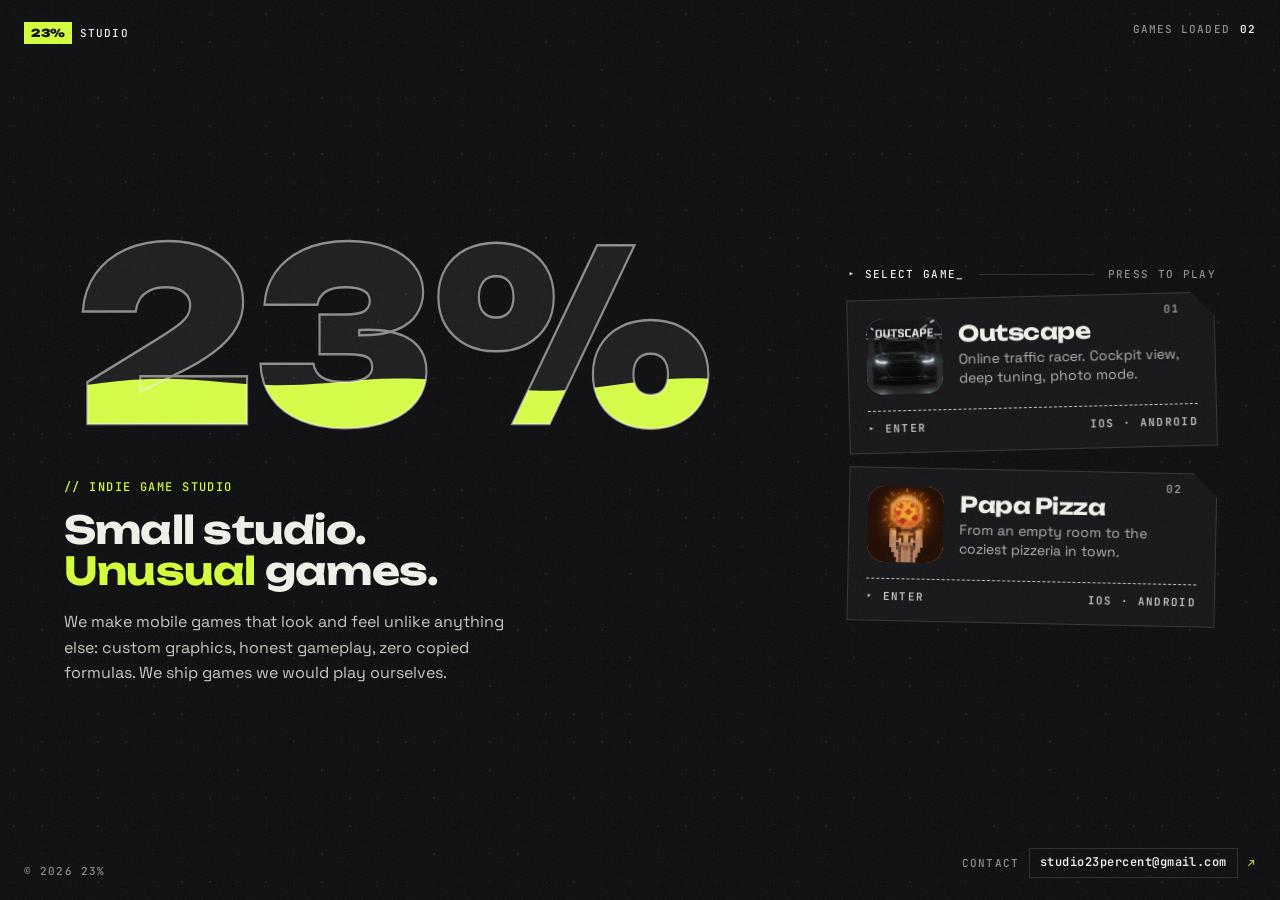
<file: index.html>
<!doctype html>
<html lang="en">
<head>
  <meta charset="utf-8">
  <meta name="viewport" content="width=device-width, initial-scale=1">
  <title>23% — indie game studio</title>
  <meta name="description" content="23% is a tiny indie game studio chasing unusual graphics and mechanics. Games: Outscape, Papa Pizza.">
  <meta name="theme-color" content="#0c0c0e">
  <meta property="og:title" content="23% — indie game studio">
  <meta property="og:description" content="Small studio. Unusual games. 23% is a small indie game studio looking for unusual solutions in graphics and gameplay.">
  <meta property="og:type" content="website">
  <link rel="icon" href="assets/img/favicon.svg" type="image/svg+xml">
  <link rel="preconnect" href="https://fonts.googleapis.com">
  <link rel="preconnect" href="https://fonts.gstatic.com" crossorigin>
  <link href="https://fonts.googleapis.com/css2?family=JetBrains+Mono:wght@500;600&family=Space+Grotesk:wght@400;500;600&family=Unbounded:wght@600;700;900&display=swap" rel="stylesheet">
  <link rel="stylesheet" href="assets/css/style.css">
  <script src="assets/js/games.js"></script>
  <script src="assets/js/common.js"></script>
</head>
<body class="home-page" data-root="">
  <div class="wipe is-intro" aria-hidden="true"></div>
  <canvas class="dots" id="dots" aria-hidden="true"></canvas>

  <div class="hud hud--tl"><span class="logo"><b>23%</b> studio</span></div>
  <div class="hud hud--tr"><span>Games loaded</span><b id="count">02</b></div>
  <div class="hud hud--bl">
    <span>© <span class="year">2026</span> 23%</span>
  </div>
  <div class="hud hud--br">
    <a class="mail" href="mailto:studio23percent@gmail.com"><span>Contact</span><b>studio23percent@gmail.com</b><i aria-hidden="true">↗</i></a>
  </div>

  <main class="stage" id="stage">
    <h1 class="sr-only">23% — indie game studio</h1>

    <svg class="mark" id="mark" viewBox="0 0 1000 360" role="img" aria-label="23%">
      <defs>
        <clipPath id="liquid"><path id="wave" d="M0 360H1000V360H0Z"/></clipPath>
      </defs>
      <text class="mark-fill" x="20" y="330" textLength="960" lengthAdjust="spacingAndGlyphs" clip-path="url(#liquid)">23%</text>
      <text class="mark-outline" x="20" y="330" textLength="960" lengthAdjust="spacingAndGlyphs">23%</text>
    </svg>

    <div class="intro">
      <p class="eyebrow">// indie game studio</p>
      <p class="statement">Small studio.<br><span class="hl">Unusual</span> games.</p>
      <p class="lede">We make mobile games that look and feel unlike anything else: custom graphics, honest gameplay, zero copied formulas. We ship games we would play ourselves.</p>
    </div>

    <section class="select" aria-labelledby="selectTitle">
      <div class="select-head">
        <span id="selectTitle">▸ Select game<span class="blink">_</span></span>
        <span class="rule"></span>
        <span>Press to play</span>
      </div>
      <div class="carts" id="carts"></div>
    </section>
  </main>

  <script src="assets/js/main.js"></script>
</body>
</html>
</file>
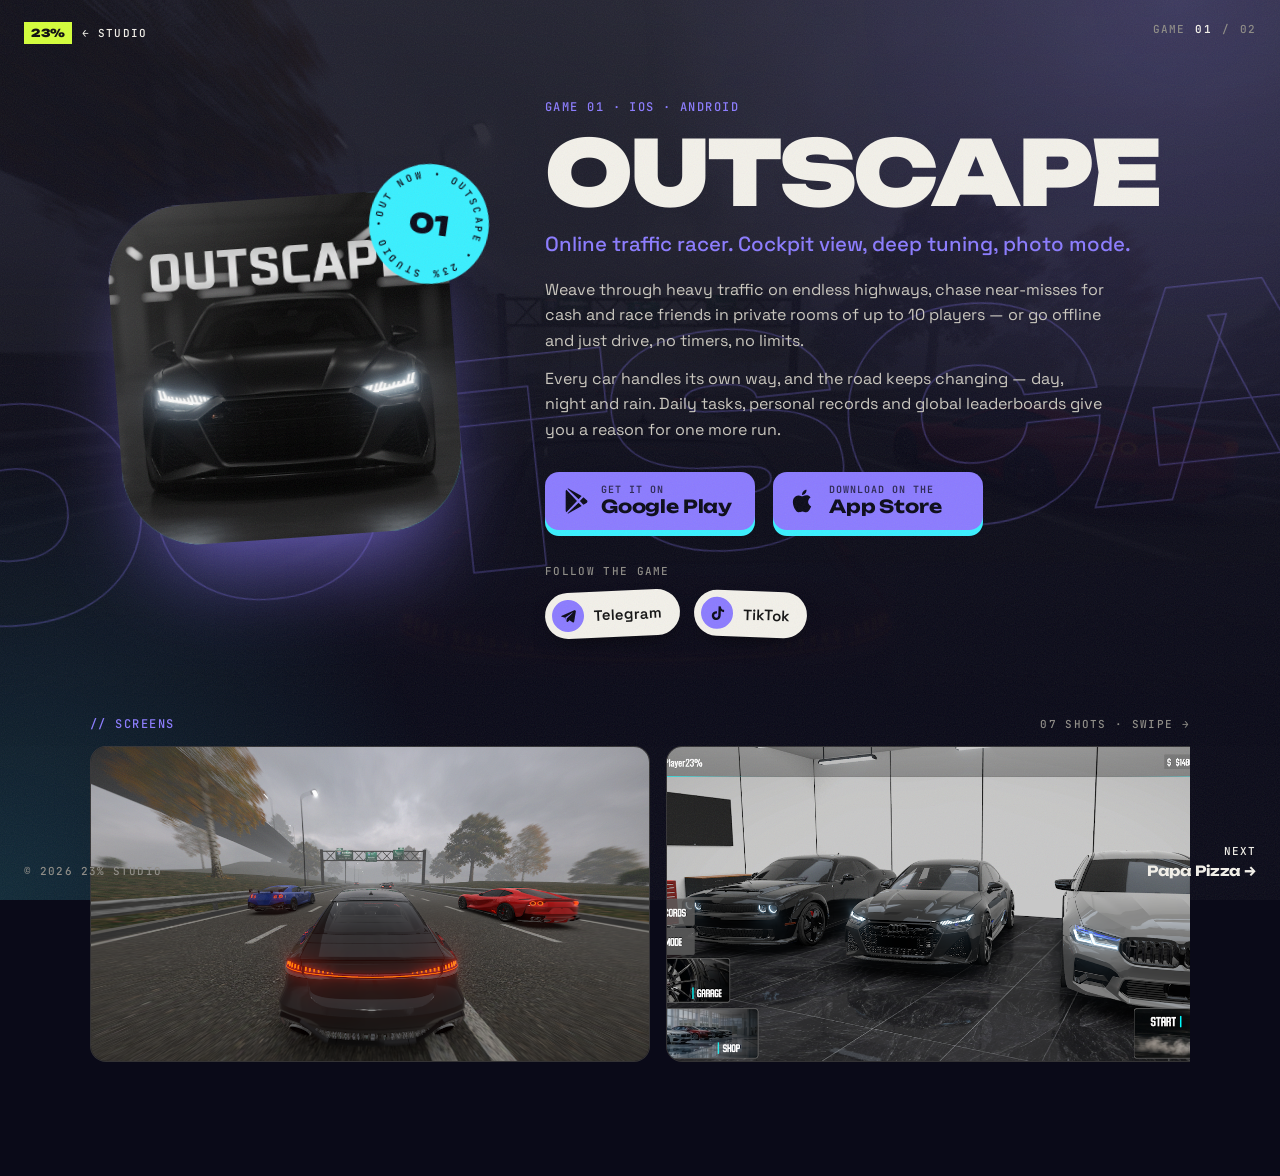
<file: outscape/index.html>
<!doctype html>
<html lang="en" data-game="outscape">
<head>
  <meta charset="utf-8">
  <meta name="viewport" content="width=device-width, initial-scale=1">
  <title>Outscape — 23% studio</title>
  <meta name="description" content="Outscape — a game by 23%, a tiny indie game studio. Get it on Google Play and the App Store.">
  <meta name="theme-color" content="#0a0a18">
  <meta property="og:title" content="Outscape — 23% studio">
  <meta property="og:type" content="website">
  <link rel="icon" href="../assets/img/favicon.svg" type="image/svg+xml">
  <link rel="preconnect" href="https://fonts.googleapis.com">
  <link rel="preconnect" href="https://fonts.gstatic.com" crossorigin>
  <link href="https://fonts.googleapis.com/css2?family=JetBrains+Mono:wght@500;600&family=Space+Grotesk:wght@400;500;600&family=Unbounded:wght@600;700;900&display=swap" rel="stylesheet">
  <link rel="stylesheet" href="../assets/css/style.css">
  <script src="../assets/js/games.js"></script>
  <script src="../assets/js/common.js"></script>
</head>
<body class="game-page" data-root="../">
  <div class="wipe is-intro" aria-hidden="true"></div>
  <div class="cover" id="cover" aria-hidden="true"></div>
  <div class="marquee" aria-hidden="true"><div class="marquee-track" id="marquee"></div></div>

  <nav class="hud hud--tl"><a class="back" id="back" href="../"><span class="logo"><b>23%</b></span>← studio</a></nav>
  <div class="hud hud--tr">Game <b id="num">01</b> / <span id="total">02</span></div>
  <div class="hud hud--bl"><span>© <span class="year">2026</span> 23% studio</span></div>
  <a class="hud hud--br next" id="next" href="../"></a>

  <main class="game" id="game"></main>

  <script src="../assets/js/game.js"></script>
</body>
</html>
</file>
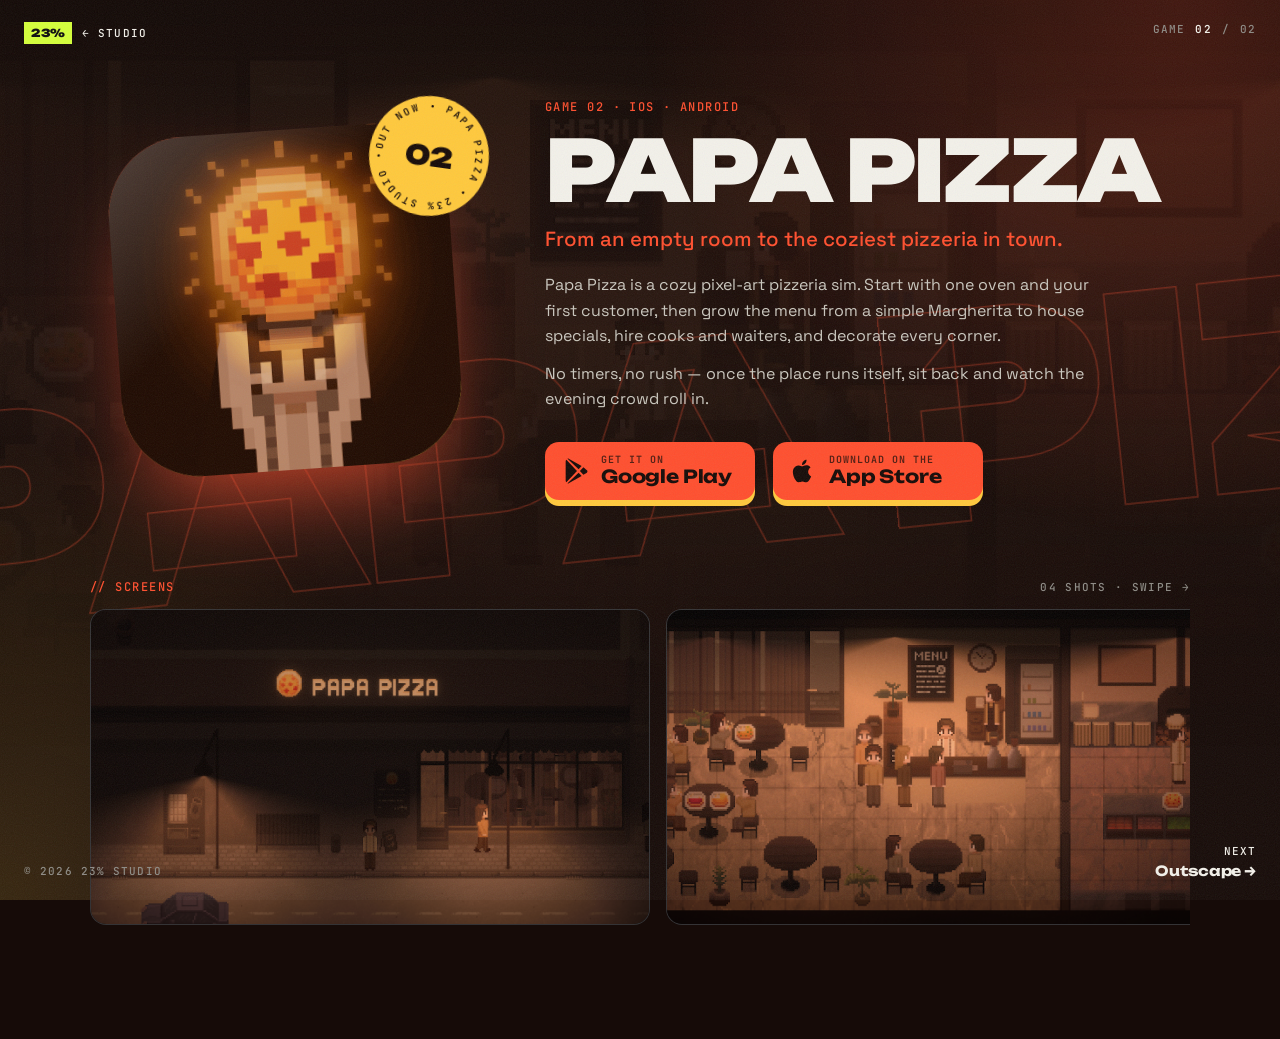
<file: papa-pizza/index.html>
<!doctype html>
<html lang="en" data-game="papa-pizza">
<head>
  <meta charset="utf-8">
  <meta name="viewport" content="width=device-width, initial-scale=1">
  <title>Papa Pizza — 23% studio</title>
  <meta name="description" content="Papa Pizza — a game by 23%, a tiny indie game studio. Get it on Google Play and the App Store.">
  <meta name="theme-color" content="#160b08">
  <meta property="og:title" content="Papa Pizza — 23% studio">
  <meta property="og:type" content="website">
  <link rel="icon" href="../assets/img/favicon.svg" type="image/svg+xml">
  <link rel="preconnect" href="https://fonts.googleapis.com">
  <link rel="preconnect" href="https://fonts.gstatic.com" crossorigin>
  <link href="https://fonts.googleapis.com/css2?family=JetBrains+Mono:wght@500;600&family=Space+Grotesk:wght@400;500;600&family=Unbounded:wght@600;700;900&display=swap" rel="stylesheet">
  <link rel="stylesheet" href="../assets/css/style.css">
  <script src="../assets/js/games.js"></script>
  <script src="../assets/js/common.js"></script>
</head>
<body class="game-page" data-root="../">
  <div class="wipe is-intro" aria-hidden="true"></div>
  <div class="cover" id="cover" aria-hidden="true"></div>
  <div class="marquee" aria-hidden="true"><div class="marquee-track" id="marquee"></div></div>

  <nav class="hud hud--tl"><a class="back" id="back" href="../"><span class="logo"><b>23%</b></span>← studio</a></nav>
  <div class="hud hud--tr">Game <b id="num">02</b> / <span id="total">02</span></div>
  <div class="hud hud--bl"><span>© <span class="year">2026</span> 23% studio</span></div>
  <a class="hud hud--br next" id="next" href="../"></a>

  <main class="game" id="game"></main>

  <script src="../assets/js/game.js"></script>
</body>
</html>
</file>
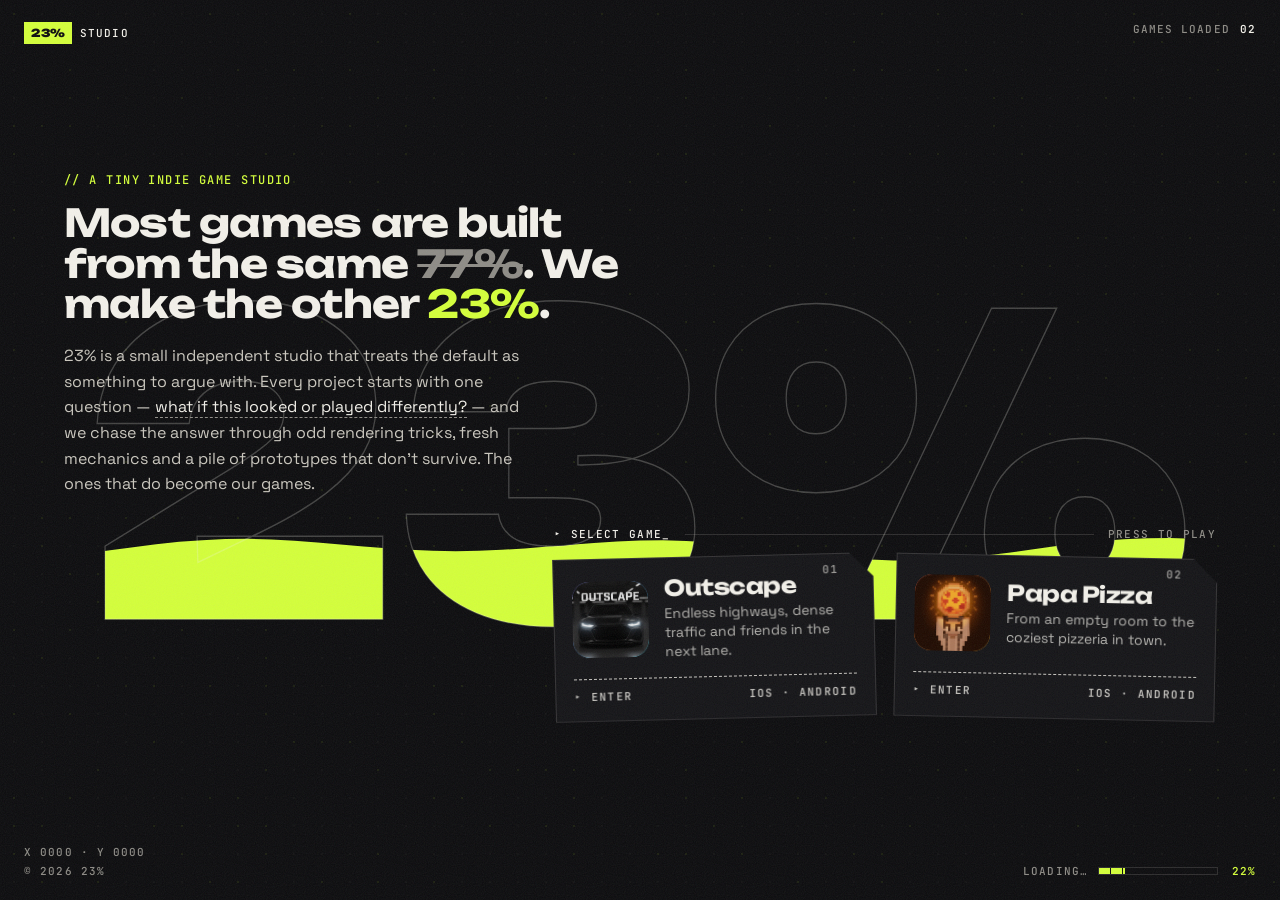
<file: site/index.html>
<!doctype html>
<html lang="en">
<head>
  <meta charset="utf-8">
  <meta name="viewport" content="width=device-width, initial-scale=1">
  <title>23% — indie game studio</title>
  <meta name="description" content="23% is a tiny indie game studio chasing unusual graphics and mechanics. Games: Outscape, Papa Pizza.">
  <meta name="theme-color" content="#0c0c0e">
  <meta property="og:title" content="23% — indie game studio">
  <meta property="og:description" content="Most games are built from the same 77%. We make the other 23%.">
  <meta property="og:type" content="website">
  <link rel="icon" href="assets/img/favicon.svg" type="image/svg+xml">
  <link rel="preconnect" href="https://fonts.googleapis.com">
  <link rel="preconnect" href="https://fonts.gstatic.com" crossorigin>
  <link href="https://fonts.googleapis.com/css2?family=JetBrains+Mono:wght@500;600&family=Space+Grotesk:wght@400;500;600&family=Unbounded:wght@600;700;900&display=swap" rel="stylesheet">
  <link rel="stylesheet" href="assets/css/style.css">
  <script src="assets/js/games.js"></script>
  <script src="assets/js/common.js"></script>
</head>
<body class="home-page" data-root="">
  <div class="wipe is-intro" aria-hidden="true"></div>
  <canvas class="dots" id="dots" aria-hidden="true"></canvas>

  <div class="hud hud--tl"><span class="logo"><b>23%</b> studio</span></div>
  <div class="hud hud--tr"><span>Games loaded</span><b id="count">02</b></div>
  <div class="hud hud--bl">
    <span class="coords" id="coords">X 0000 · Y 0000</span>
    <span>© <span class="year">2026</span> 23%</span>
  </div>
  <div class="hud hud--br">
    <span class="note" id="note">loading…</span>
    <span class="bar"><i id="bar"></i></span>
    <b class="pct" id="pct">0%</b>
  </div>

  <main class="stage" id="stage">
    <h1 class="sr-only">23% — indie game studio</h1>

    <svg class="mark" id="mark" viewBox="0 0 1000 360" role="img" aria-label="23%">
      <defs>
        <clipPath id="liquid"><path id="wave" d="M0 360H1000V360H0Z"/></clipPath>
      </defs>
      <text class="mark-fill" x="20" y="330" textLength="960" lengthAdjust="spacingAndGlyphs" clip-path="url(#liquid)">23%</text>
      <text class="mark-outline" x="20" y="330" textLength="960" lengthAdjust="spacingAndGlyphs">23%</text>
    </svg>

    <div class="intro">
      <p class="eyebrow">// a tiny indie game studio</p>
      <p class="statement">Most games are built from the same <span class="strike">77%</span>. We make the other <span class="hl">23%</span>.</p>
      <p class="lede">23% is a small independent studio that treats the default as something to argue with. Every project starts with one question — <em>what if this looked or played differently?</em> — and we chase the answer through odd rendering tricks, fresh mechanics and a pile of prototypes that don't survive. The ones that do become our games.</p>
    </div>

    <section class="select" aria-labelledby="selectTitle">
      <div class="select-head">
        <span id="selectTitle">▸ Select game<span class="blink">_</span></span>
        <span class="rule"></span>
        <span>Press to play</span>
      </div>
      <div class="carts" id="carts"></div>
    </section>
  </main>

  <script src="assets/js/main.js"></script>
</body>
</html>
</file>
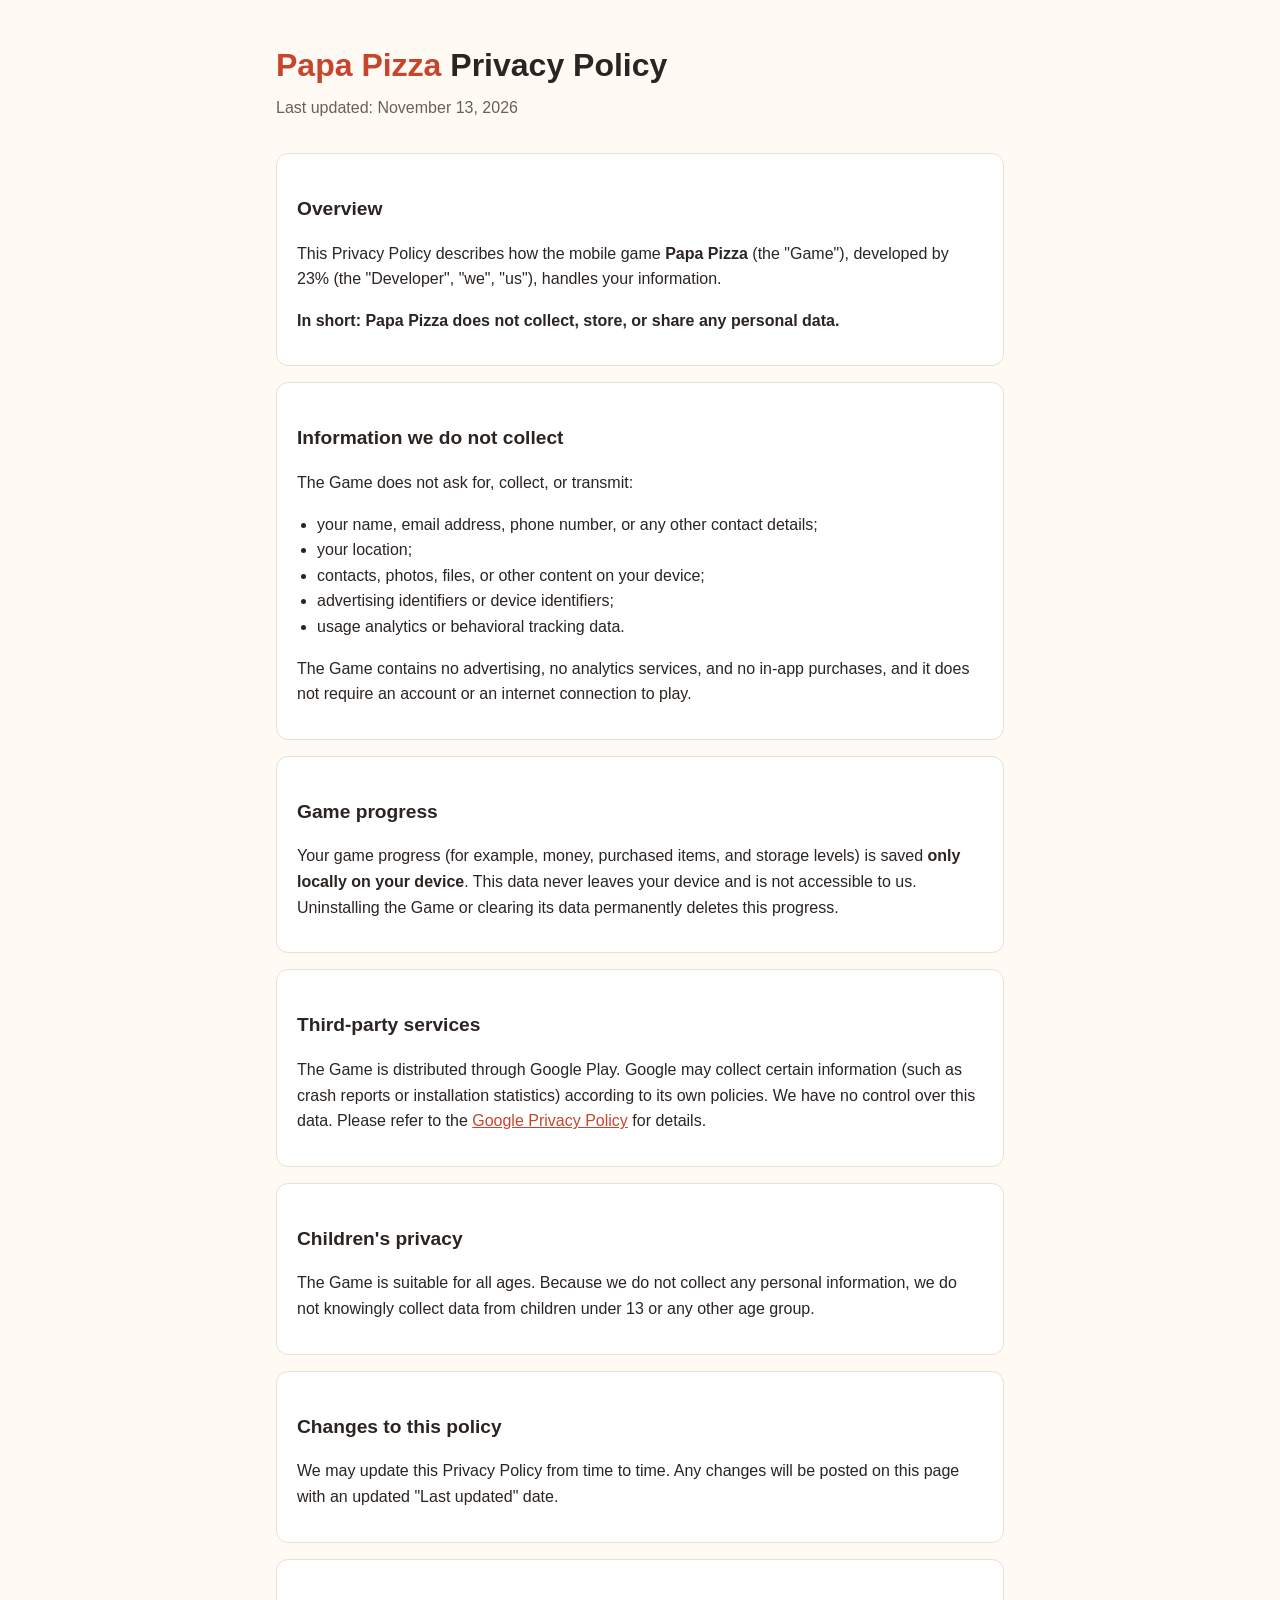
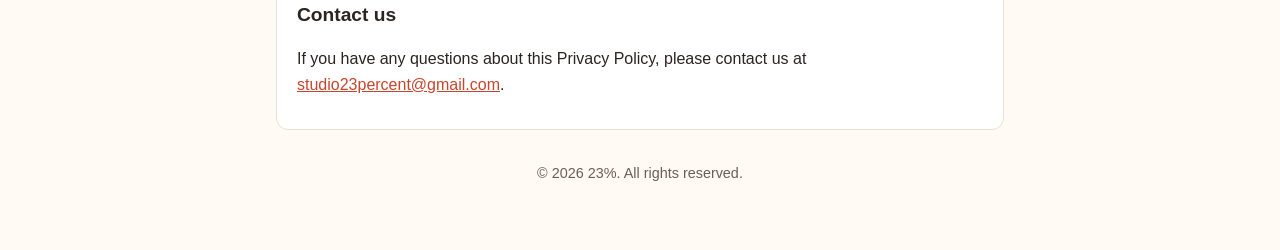
<file: papa-pizza/pp.html>
<!DOCTYPE html>
<html lang="en">
<head>
  <meta charset="UTF-8">
  <meta name="viewport" content="width=device-width, initial-scale=1.0">
  <title>Papa Pizza — Privacy Policy</title>
  <style>
    :root {
      --bg: #fffaf3;
      --text: #2b2420;
      --muted: #6b5f57;
      --accent: #c8452c;
      --card: #ffffff;
      --border: #eadfd3;
    }
    @media (prefers-color-scheme: dark) {
      :root {
        --bg: #1c1816;
        --text: #f1e9e2;
        --muted: #b3a69c;
        --accent: #ff7a5c;
        --card: #26211e;
        --border: #3a322d;
      }
    }
    * { box-sizing: border-box; }
    body {
      margin: 0;
      background: var(--bg);
      color: var(--text);
      font-family: -apple-system, BlinkMacSystemFont, "Segoe UI", Roboto, Arial, sans-serif;
      line-height: 1.6;
    }
    main {
      max-width: 760px;
      margin: 0 auto;
      padding: 40px 16px 64px;
    }
    h1 { margin: 0 0 4px; font-size: 2rem; }
    h1 span { color: var(--accent); }
    .updated { color: var(--muted); margin: 0 0 32px; }
    h2 { font-size: 1.2rem; margin: 32px 0 8px; }
    section {
      background: var(--card);
      border: 1px solid var(--border);
      border-radius: 12px;
      padding: 8px 20px 16px;
      margin-bottom: 16px;
    }
    a { color: var(--accent); }
    ul { padding-left: 20px; }
    footer { color: var(--muted); font-size: 0.9rem; margin-top: 32px; text-align: center; }
  </style>
</head>
<body>
  <main>
    <h1><span>Papa Pizza</span> Privacy Policy</h1>
    <p class="updated">Last updated: November 13, 2026</p>

    <section>
      <h2>Overview</h2>
      <p>This Privacy Policy describes how the mobile game <strong>Papa Pizza</strong> (the "Game"), developed by 23% (the "Developer", "we", "us"), handles your information.</p>
      <p><strong>In short: Papa Pizza does not collect, store, or share any personal data.</strong></p>
    </section>

    <section>
      <h2>Information we do not collect</h2>
      <p>The Game does not ask for, collect, or transmit:</p>
      <ul>
        <li>your name, email address, phone number, or any other contact details;</li>
        <li>your location;</li>
        <li>contacts, photos, files, or other content on your device;</li>
        <li>advertising identifiers or device identifiers;</li>
        <li>usage analytics or behavioral tracking data.</li>
      </ul>
      <p>The Game contains no advertising, no analytics services, and no in-app purchases, and it does not require an account or an internet connection to play.</p>
    </section>

    <section>
      <h2>Game progress</h2>
      <p>Your game progress (for example, money, purchased items, and storage levels) is saved <strong>only locally on your device</strong>. This data never leaves your device and is not accessible to us. Uninstalling the Game or clearing its data permanently deletes this progress.</p>
    </section>

    <section>
      <h2>Third-party services</h2>
      <p>The Game is distributed through Google Play. Google may collect certain information (such as crash reports or installation statistics) according to its own policies. We have no control over this data. Please refer to the <a href="https://policies.google.com/privacy" target="_blank" rel="noopener">Google Privacy Policy</a> for details.</p>
    </section>

    <section>
      <h2>Children's privacy</h2>
      <p>The Game is suitable for all ages. Because we do not collect any personal information, we do not knowingly collect data from children under 13 or any other age group.</p>
    </section>

    <section>
      <h2>Changes to this policy</h2>
      <p>We may update this Privacy Policy from time to time. Any changes will be posted on this page with an updated "Last updated" date.</p>
    </section>

    <section>
      <h2>Contact us</h2>
      <p>If you have any questions about this Privacy Policy, please contact us at
        <a href="mailto:studio23percent@gmail.com">studio23percent@gmail.com</a>.</p>
    </section>

    <footer>© 2026 23%. All rights reserved.</footer>
  </main>
</body>
</html>
</file>
<file: assets/css/style.css>
/* =====================================================================
   23% — indie game studio
   ===================================================================== */
:root {
  --bg: #0c0c0e;
  --panel: #141417;
  --ink: #f3f1ea;
  --ink-soft: #cbc8bf;
  --muted: #8e8c86;
  --line: rgba(243, 241, 234, .14);
  --lime: #d4ff3a;
  --accent: var(--lime);
  --accent-2: #ff5c39;
  --game-bg: #0c0c0e;
  --font-display: "Unbounded", "Arial Black", system-ui, sans-serif;
  --font-body: "Space Grotesk", system-ui, sans-serif;
  --font-mono: "JetBrains Mono", ui-monospace, monospace;
  --ease: cubic-bezier(.7, 0, .2, 1);
  color-scheme: dark;
}

*, *::before, *::after { box-sizing: border-box; }
html { -webkit-text-size-adjust: 100%; }
body {
  margin: 0;
  min-height: 100vh;
  min-height: 100svh;
  position: relative;
  background: var(--bg);
  color: var(--ink);
  font: 400 16px/1.6 var(--font-body);
  -webkit-font-smoothing: antialiased;
  overflow-x: hidden;
  overflow-x: clip;
}
/* film grain */
body::after {
  content: "";
  position: fixed;
  inset: 0;
  z-index: 90;
  pointer-events: none;
  opacity: .08;
  background-image: url("data:image/svg+xml,%3Csvg xmlns='http://www.w3.org/2000/svg' width='160' height='160'%3E%3Cfilter id='n'%3E%3CfeTurbulence type='fractalNoise' baseFrequency='.9' numOctaves='3' stitchTiles='stitch'/%3E%3C/filter%3E%3Crect width='100%25' height='100%25' filter='url(%23n)'/%3E%3C/svg%3E");
}
::selection { background: var(--accent); color: #000; }
a:focus-visible, .mark:focus-visible { outline: 2px solid var(--accent); outline-offset: 4px; }
.sr-only {
  position: absolute; width: 1px; height: 1px; padding: 0; margin: -1px;
  overflow: hidden; clip: rect(0 0 0 0); white-space: nowrap; border: 0;
}

/* ---------- page transition ---------- */
.wipe {
  position: fixed;
  inset: 0;
  z-index: 100;
  pointer-events: none;
  background: var(--wipe, var(--accent));
  clip-path: circle(0px at var(--x, 50%) var(--y, 50%));
  transition: clip-path .6s var(--ease);
}
.wipe.is-full { clip-path: circle(150vmax at var(--x, 50%) var(--y, 50%)); }
.wipe.is-intro { animation: wipe-out .75s .05s var(--ease) both; }
@keyframes wipe-out {
  from { clip-path: circle(150vmax at 50% 50%); }
  to   { clip-path: circle(0px at 50% 50%); }
}

/* ---------- HUD (corner UI instead of a nav bar) ---------- */
.hud {
  position: fixed;
  z-index: 30;
  display: flex;
  align-items: center;
  gap: 10px;
  font: 500 11px/1.3 var(--font-mono);
  letter-spacing: .1em;
  text-transform: uppercase;
  color: var(--muted);
}
.hud b { color: var(--ink); font-weight: 600; }
.hud a, a.hud { color: inherit; text-decoration: none; }
.hud--tl { top: 22px; left: 24px; }
.hud--tr { top: 22px; right: 24px; }
.hud--bl { bottom: 22px; left: 24px; flex-direction: column; align-items: flex-start; gap: 4px; }
.hud--br { bottom: 22px; right: 24px; }

.logo { display: inline-flex; align-items: center; gap: 8px; color: var(--ink); }
.logo b {
  display: inline-grid;
  place-items: center;
  height: 22px;
  padding: 0 7px;
  background: var(--lime);
  color: #0c0c0e;
  font: 900 11px/1 var(--font-display);
  letter-spacing: 0;
}
.bar {
  position: relative;
  width: 120px;
  height: 8px;
  border: 1px solid var(--line);
  overflow: hidden;
}
.bar i { position: absolute; inset: 0 auto 0 0; width: 0; background: var(--lime); }
.bar::after {
  content: "";
  position: absolute;
  inset: 0;
  background: repeating-linear-gradient(90deg, transparent 0 11px, var(--bg) 11px 12px);
}
/* contact e-mail in the bottom-right corner of the home page */
.mail { display: inline-flex; align-items: center; gap: 10px; }
.hud .mail b {
  padding: 6px 10px;
  border: 1px solid var(--line);
  color: var(--ink);
  font-size: 12px;
  letter-spacing: .04em;
  text-transform: none;
  transition: background .2s ease, color .2s ease, border-color .2s ease;
}
.mail i { font-style: normal; color: var(--lime); transition: transform .2s ease; }
.mail:hover b, .mail:focus-visible b { background: var(--lime); border-color: var(--lime); color: #0c0c0e; }
.mail:hover i, .mail:focus-visible i { transform: translate(2px, -2px); }
@media (max-width: 420px) { .mail > span { display: none; } }
.pct { min-width: 4ch; text-align: right; color: var(--lime) !important; }

/* =====================================================================
   HOME
   ===================================================================== */
.dots { position: fixed; inset: 0; z-index: 0; pointer-events: none; }

.stage {
  position: relative;
  z-index: 2;
  min-height: 100vh;
  min-height: 100svh;
  display: grid;
  grid-template-columns: repeat(12, minmax(0, 1fr));
  grid-template-rows: auto auto;
  align-content: center;
  column-gap: 24px;
  row-gap: 0;
  padding: 84px 5vw 92px;
}

.mark {
  grid-column: 1 / 8;
  grid-row: 1;
  align-self: end;
  display: block;
  width: 100%;
  height: auto;
  overflow: visible;
  cursor: pointer;
  user-select: none;
  -webkit-tap-highlight-color: transparent;
}
.mark text { font-family: var(--font-display); font-weight: 900; font-size: 360px; }
/* the empty part of the glyphs is a solid dim fill + a clear outline, so "23%" reads
   as a word even though only the bottom 23% is "filled" with lime */
.mark-outline {
  fill: rgba(243, 241, 234, .07);
  stroke: rgba(243, 241, 234, .55);
  stroke-width: 2.5;
  vector-effect: non-scaling-stroke;
}
.mark-fill { fill: var(--liquid, var(--lime)); transition: fill .5s ease; }

.intro {
  grid-column: 1 / 8;
  grid-row: 2;
  align-self: start;
  position: relative;
  z-index: 1;
  padding-top: 36px;
}
.eyebrow {
  margin: 0 0 14px;
  font: 500 12px/1.3 var(--font-mono);
  letter-spacing: .12em;
  text-transform: uppercase;
  color: var(--accent);
}
.statement {
  margin: 0;
  max-width: 17ch;
  font: 700 clamp(28px, 3vw, 48px)/1.06 var(--font-display);
  letter-spacing: -.02em;
}
.strike {
  color: var(--muted);
  text-decoration: line-through;
  text-decoration-thickness: .08em;
}
.hl { color: var(--lime); }
.lede { margin: 18px 0 0; max-width: 46ch; color: var(--ink-soft); }
.lede em { color: var(--ink); font-style: normal; border-bottom: 1px dashed var(--muted); }

.select {
  grid-column: 9 / -1;
  grid-row: 1 / 3;
  align-self: center;
  position: relative;
  z-index: 1;
}
.select-head {
  display: flex;
  align-items: center;
  gap: 14px;
  margin-bottom: 16px;
  font: 500 11px/1 var(--font-mono);
  letter-spacing: .12em;
  text-transform: uppercase;
  color: var(--muted);
}
.select-head > span:first-child { color: var(--ink); }
.select-head .rule { flex: 1; height: 1px; background: var(--line); }
.blink { animation: blink 1s steps(1) infinite; }
@keyframes blink { 50% { opacity: 0; } }

.carts {
  display: grid;
  grid-template-columns: 1fr;
  gap: 20px;
}

/* game "cartridge" */
.cart {
  --rot: -1.4deg;
  position: relative;
  isolation: isolate;
  display: grid;
  grid-template-columns: auto minmax(0, 1fr);
  gap: 16px;
  align-items: center;
  padding: 18px;
  background: var(--panel);
  border: 1px solid var(--line);
  color: var(--ink);
  text-decoration: none;
  clip-path: polygon(0 0, calc(100% - 24px) 0, 100% 24px, 100% 100%, 0 100%);
  transform: perspective(900px) rotate(var(--rot)) rotateX(var(--rx, 0deg)) rotateY(var(--ry, 0deg)) translateY(var(--lift, 0px));
  transition: transform .25s ease-out, color .3s ease;
}
.cart:nth-child(2n) { --rot: 1.2deg; }
.cart::before {
  content: "";
  position: absolute;
  inset: 0;
  z-index: -1;
  background: linear-gradient(115deg, var(--c1), var(--c2));
  transform: scaleX(0);
  transform-origin: left;
  transition: transform .45s var(--ease);
}
.cart:hover, .cart:focus-visible { --lift: -6px; color: var(--cink); }
.cart:hover::before, .cart:focus-visible::before { transform: scaleX(1); }
.cart:focus-visible { outline-offset: 6px; }

.cart-num {
  position: absolute;
  top: 10px;
  right: 34px;
  font: 600 11px/1 var(--font-mono);
  letter-spacing: .1em;
  opacity: .6;
}
.cart-icon { width: 76px; height: 76px; }
.cart-icon .icon-fallback { font-size: 24px; }
.cart-body { display: grid; gap: 4px; min-width: 0; }
.cart-title { font: 700 22px/1.1 var(--font-display); letter-spacing: -.02em; }
.cart-tag { font-size: 14px; line-height: 1.35; opacity: .72; }
.cart-go {
  grid-column: 1 / -1;
  display: flex;
  justify-content: space-between;
  padding-top: 12px;
  border-top: 1px dashed currentColor;
  font: 600 11px/1 var(--font-mono);
  letter-spacing: .12em;
  text-transform: uppercase;
  opacity: .8;
}

/* shared icon tile */
.icon-tile {
  position: relative;
  display: block;
  flex: none;
  overflow: hidden;
  border-radius: 23%;
  background: #000;
  box-shadow: inset 0 0 0 1px rgba(255, 255, 255, .12);
}
.icon-fallback {
  position: absolute;
  inset: 0;
  display: grid;
  place-items: center;
  background:
    radial-gradient(circle at 30% 25%, rgba(255, 255, 255, .35), transparent 45%),
    linear-gradient(135deg, var(--c1, var(--accent)), var(--c2, var(--accent-2)));
  color: rgba(0, 0, 0, .78);
  font-family: var(--font-display);
  font-weight: 900;
  letter-spacing: -.04em;
}
.icon-tile img { position: absolute; inset: 0; width: 100%; height: 100%; object-fit: cover; }

/* =====================================================================
   GAME PAGE
   ===================================================================== */
.game-page { background-color: var(--game-bg); }
/* ---- Fixed background layers (glow, cover art, running title) ----
   On phones the address bar slides away while scrolling and the visible area changes
   height. Each layer is as tall as the screen with the bar hidden (lvh) and anchored to
   the edge of the screen that does NOT move:
   - Android (bar on top)      -> anchored to the BOTTOM
   - iPhone/iPad (bar at bottom) -> anchored to the TOP (see @supports block below) */
.game-page::before {
  content: "";
  position: fixed;
  left: 0;
  right: 0;
  bottom: 0;
  height: 100vh;
  height: 100lvh;
  z-index: 0;
  pointer-events: none;
  background-image:
    radial-gradient(70vmax 70vmax at 92% 0%, color-mix(in srgb, var(--accent) 24%, transparent), transparent 60%),
    radial-gradient(60vmax 60vmax at 0% 100%, color-mix(in srgb, var(--accent-2) 14%, transparent), transparent 60%);
}
.cover {
  position: fixed;
  left: 0;
  right: 0;
  bottom: 0;
  height: 100vh;
  height: 100lvh;
  z-index: 0;
  pointer-events: none;
  background: center / cover no-repeat;
  opacity: 0;
  transition: opacity 1.2s ease;
  -webkit-mask-image: linear-gradient(180deg, #000 0%, transparent 85%);
  mask-image: linear-gradient(180deg, #000 0%, transparent 85%);
}
.cover.is-on { opacity: .16; }
@media (hover: none) {
  /* the film-grain overlay sits ABOVE all content; on phones the browser sometimes
     draws it as a dark translucent block while scrolling fast — turn it off there */
  body::after { content: none; }
}

.marquee {
  position: fixed;
  left: -10vw;
  right: -10vw;
  bottom: 50vh;
  bottom: 50lvh;
  z-index: 1;
  overflow: hidden;
  white-space: nowrap;
  pointer-events: none;
  transform: translateY(50%) rotate(-6deg);
}
/* iOS (all iPhone browsers are WebKit): address bar is at the bottom -> anchor to top */
@supports (-webkit-touch-callout: none) {
  .game-page::before, .cover { top: 0; bottom: auto; }
  .marquee { top: 50vh; top: 50lvh; bottom: auto; transform: translateY(-50%) rotate(-6deg); }
}
.marquee-track {
  display: inline-flex;
  animation: marquee 70s linear infinite;
  font: 900 clamp(120px, 22vw, 340px)/1 var(--font-display);
  text-transform: uppercase;
  letter-spacing: -.03em;
  color: transparent;
  -webkit-text-stroke: 1.5px color-mix(in srgb, var(--accent) 30%, transparent);
}
.marquee-track span { padding-right: .35em; }
@keyframes marquee { to { transform: translateX(-50%); } }

.hud .back { display: inline-flex; align-items: center; gap: 10px; color: var(--ink); }
.hud .back:hover { color: var(--accent); }
.next { flex-direction: column; align-items: flex-end; gap: 4px; }
.next b { font: 700 14px/1.1 var(--font-display); letter-spacing: -.01em; text-transform: none; transition: color .2s; }
.next:hover b { color: var(--accent); }

.game {
  position: relative;
  z-index: 2;
  min-height: 100vh;
  min-height: 100svh;
  display: flex;
  flex-direction: column;
  justify-content: center;
  gap: 80px;
  padding: 100px 6vw;
}
.game-hero {
  display: grid;
  grid-template-columns: minmax(200px, 340px) minmax(0, 620px);
  gap: clamp(40px, 7vw, 110px);
  align-items: center;
  justify-content: center;
}

.game-art { position: relative; width: 100%; }
.game-icon {
  width: 100%;
  aspect-ratio: 1;
  transform: perspective(900px) rotateX(var(--rx, 0deg)) rotateY(var(--ry, 0deg)) rotate(-4deg);
  transition: transform .4s ease-out;
  box-shadow:
    0 50px 90px -30px color-mix(in srgb, var(--accent) 75%, transparent),
    inset 0 0 0 1px rgba(255, 255, 255, .12);
}
.game-icon::after {
  content: "";
  position: absolute;
  inset: 0;
  border-radius: inherit;
  background: linear-gradient(140deg, rgba(255, 255, 255, .22), transparent 40%);
  pointer-events: none;
}
.game-icon .icon-fallback { font-size: clamp(56px, 9vw, 120px); }

.badge {
  position: absolute;
  top: -36px;
  right: -36px;
  width: 124px;
  height: 124px;
  transform: rotate(8deg);
}
.badge circle { fill: var(--accent-2); }
.badge text { fill: var(--game-bg); }
.badge-ring {
  transform-box: view-box;
  transform-origin: 60px 60px;
  animation: spin 18s linear infinite;
}
.badge-ring text { font: 600 9.5px var(--font-mono); letter-spacing: .12em; }
.badge-num { font: 900 26px var(--font-display); }
@keyframes spin { to { transform: rotate(360deg); } }

/* title stays on one line; game.js shrinks it if it doesn't fit the column */
.game-info { container-type: inline-size; min-width: 0; }
.game-title {
  margin: 0;
  white-space: nowrap;
  font: 900 clamp(40px, max(5.6vw, 16cqi), 96px)/.95 var(--font-display);
  letter-spacing: -.035em;
  text-transform: uppercase;
  overflow-wrap: break-word;
}
.game-tagline {
  margin: 16px 0 0;
  font: 500 clamp(18px, 1.6vw, 22px)/1.35 var(--font-body);
  color: var(--accent);
}
.game-desc { margin-top: 18px; max-width: 56ch; color: var(--ink-soft); }
.game-desc p { margin: 0 0 12px; }

.stores { display: flex; flex-wrap: wrap; gap: 18px; margin-top: 30px; }
.store {
  display: inline-flex;
  align-items: center;
  gap: 12px;
  min-width: 210px;
  padding: 12px 22px 12px 16px;
  border-radius: 14px;
  background: var(--accent);
  color: var(--game-bg);
  text-decoration: none;
  box-shadow: 0 6px 0 var(--accent-2);
  transition: transform .12s ease, box-shadow .12s ease;
}
.store:hover { transform: translateY(-2px); box-shadow: 0 8px 0 var(--accent-2); }
.store:active { transform: translateY(6px); box-shadow: 0 0 0 var(--accent-2); }
.store svg { width: 28px; height: 28px; flex: none; fill: currentColor; }
.store-txt { display: grid; }
.store small {
  font: 600 10px/1.2 var(--font-mono);
  letter-spacing: .1em;
  text-transform: uppercase;
  opacity: .75;
}
.store b { font: 700 18px/1.2 var(--font-display); letter-spacing: -.01em; }
.store.is-soon {
  background: transparent;
  color: var(--muted);
  box-shadow: none;
  border: 1.5px dashed var(--line);
  cursor: default;
  transform: none;
}

.socials { display: flex; flex-wrap: wrap; align-items: center; gap: 14px; margin-top: 36px; }
.socials-label {
  width: 100%;
  font: 500 11px/1 var(--font-mono);
  letter-spacing: .12em;
  text-transform: uppercase;
  color: var(--muted);
}
.sticker {
  --r: -2.5deg;
  display: inline-flex;
  align-items: center;
  gap: 10px;
  padding: 7px 18px 7px 7px;
  border-radius: 999px;
  background: var(--ink);
  color: #111;
  text-decoration: none;
  font: 600 15px/1 var(--font-body);
  transform: rotate(var(--r));
  box-shadow: 0 10px 24px -12px rgba(0, 0, 0, .8);
  transition: transform .2s ease;
}
.sticker:nth-child(odd) { --r: 2deg; }
.sticker:hover { transform: rotate(0deg) scale(1.06); }
.sticker i {
  display: grid;
  place-items: center;
  width: 32px;
  height: 32px;
  border-radius: 50%;
  background: var(--accent);
  color: var(--game-bg);
}
.sticker svg { width: 17px; height: 17px; fill: currentColor; }

.shots { max-width: 1100px; width: 100%; margin: 0 auto; }
.shots-head { display: flex; align-items: baseline; justify-content: space-between; gap: 16px; }
.shots-head .eyebrow { margin-bottom: 14px; }
.shots-count {
  font: 500 11px/1 var(--font-mono);
  letter-spacing: .12em;
  text-transform: uppercase;
  color: var(--muted);
}
.shots-row {
  display: flex;
  gap: 16px;
  overflow-x: auto;
  scroll-snap-type: x mandatory;
  overscroll-behavior-x: contain;
  padding-bottom: 14px;
  scrollbar-width: thin;
  scrollbar-color: var(--accent) transparent;
}
/* snapping only for touch swipes — with a mouse it fights the wheel */
@media (hover: hover) and (pointer: fine) {
  .shots-row { scroll-snap-type: none; }
}
.shot {
  flex: none;
  width: min(560px, 82vw);
  padding: 0;
  border: 1px solid var(--line);
  border-radius: 16px;
  overflow: hidden;
  background: var(--panel);
  cursor: zoom-in;
  scroll-snap-align: start;
  transition: border-color .2s ease, transform .2s ease;
}
.shot:hover { border-color: var(--accent); transform: translateY(-3px); }
.shot:focus-visible { outline: 2px solid var(--accent); outline-offset: 3px; }
.shot img { display: block; width: 100%; height: auto; aspect-ratio: 16 / 9; object-fit: cover; }

.lightbox {
  position: fixed;
  inset: 0;
  z-index: 95;
  display: grid;
  place-items: center;
  padding: 56px 16px;
  background: rgba(0, 0, 0, .92);
}
.lightbox[hidden] { display: none; }
.lightbox img {
  max-width: 100%;
  max-height: 100%;
  border-radius: 12px;
  user-select: none;
}
.lb-btn {
  position: absolute;
  display: grid;
  place-items: center;
  width: 46px;
  height: 46px;
  border: 1px solid var(--line);
  border-radius: 50%;
  background: rgba(20, 20, 23, .8);
  color: var(--ink);
  font: 600 18px/1 var(--font-body);
  cursor: pointer;
}
.lb-btn:hover { background: var(--accent); color: var(--game-bg); }
.lb-prev { left: 16px; top: 50%; transform: translateY(-50%); }
.lb-next { right: 16px; top: 50%; transform: translateY(-50%); }
.lb-close { top: 12px; right: 16px; }
.lb-count {
  position: absolute;
  top: 26px;
  left: 20px;
  font: 500 12px/1 var(--font-mono);
  letter-spacing: .12em;
  color: var(--muted);
}
.no-scroll, .no-scroll body { overflow: hidden; }

/* =====================================================================
   RESPONSIVE
   ===================================================================== */
@media (max-width: 960px) {
  .stage {
    display: flex;
    flex-direction: column;
    justify-content: flex-start;
    gap: 36px;
    padding: 80px 16px 100px;
  }
  .intro { padding-top: 0; }
  .statement { max-width: none; }

  .hud { position: absolute; }
  .hud--tl { top: 18px; left: 16px; }
  .hud--tr { top: 18px; right: 16px; }
  .hud--bl { bottom: 22px; left: 16px; }
  .hud--br { bottom: 22px; right: 16px; }
  .coords, .note { display: none; }
  .bar { width: 72px; }

  .game { justify-content: flex-start; gap: 56px; padding: 84px 16px 110px; }
  .game-hero { grid-template-columns: 1fr; gap: 48px; }
  .game-art { width: min(58vw, 240px); margin-left: 4px; }
  .badge { width: 96px; height: 96px; top: -26px; right: -40px; }
  .store { flex: 1 1 210px; }
}

@media (prefers-reduced-motion: reduce) {
  .wipe, .wipe.is-intro { animation: none; transition: none; clip-path: circle(0px at 50% 50%); }
  .marquee-track, .badge-ring, .blink { animation: none; }
  .cart, .cart::before, .game-icon, .sticker, .store { transition: none; }
}
</file>
<file: site/assets/css/style.css>
/* =====================================================================
   23% — indie game studio
   ===================================================================== */
:root {
  --bg: #0c0c0e;
  --panel: #141417;
  --ink: #f3f1ea;
  --ink-soft: #cbc8bf;
  --muted: #8e8c86;
  --line: rgba(243, 241, 234, .14);
  --lime: #d4ff3a;
  --accent: var(--lime);
  --accent-2: #ff5c39;
  --game-bg: #0c0c0e;
  --font-display: "Unbounded", "Arial Black", system-ui, sans-serif;
  --font-body: "Space Grotesk", system-ui, sans-serif;
  --font-mono: "JetBrains Mono", ui-monospace, monospace;
  --ease: cubic-bezier(.7, 0, .2, 1);
  color-scheme: dark;
}

*, *::before, *::after { box-sizing: border-box; }
html { -webkit-text-size-adjust: 100%; }
body {
  margin: 0;
  min-height: 100vh;
  min-height: 100svh;
  position: relative;
  background: var(--bg);
  color: var(--ink);
  font: 400 16px/1.6 var(--font-body);
  -webkit-font-smoothing: antialiased;
  overflow-x: hidden;
  overflow-x: clip;
}
/* film grain */
body::after {
  content: "";
  position: fixed;
  inset: 0;
  z-index: 90;
  pointer-events: none;
  opacity: .08;
  background-image: url("data:image/svg+xml,%3Csvg xmlns='http://www.w3.org/2000/svg' width='160' height='160'%3E%3Cfilter id='n'%3E%3CfeTurbulence type='fractalNoise' baseFrequency='.9' numOctaves='3' stitchTiles='stitch'/%3E%3C/filter%3E%3Crect width='100%25' height='100%25' filter='url(%23n)'/%3E%3C/svg%3E");
}
::selection { background: var(--accent); color: #000; }
a:focus-visible, .mark:focus-visible { outline: 2px solid var(--accent); outline-offset: 4px; }
.sr-only {
  position: absolute; width: 1px; height: 1px; padding: 0; margin: -1px;
  overflow: hidden; clip: rect(0 0 0 0); white-space: nowrap; border: 0;
}

/* ---------- page transition ---------- */
.wipe {
  position: fixed;
  inset: 0;
  z-index: 100;
  pointer-events: none;
  background: var(--wipe, var(--accent));
  clip-path: circle(0px at var(--x, 50%) var(--y, 50%));
  transition: clip-path .6s var(--ease);
}
.wipe.is-full { clip-path: circle(150vmax at var(--x, 50%) var(--y, 50%)); }
.wipe.is-intro { animation: wipe-out .75s .05s var(--ease) both; }
@keyframes wipe-out {
  from { clip-path: circle(150vmax at 50% 50%); }
  to   { clip-path: circle(0px at 50% 50%); }
}

/* ---------- HUD (corner UI instead of a nav bar) ---------- */
.hud {
  position: fixed;
  z-index: 30;
  display: flex;
  align-items: center;
  gap: 10px;
  font: 500 11px/1.3 var(--font-mono);
  letter-spacing: .1em;
  text-transform: uppercase;
  color: var(--muted);
}
.hud b { color: var(--ink); font-weight: 600; }
.hud a, a.hud { color: inherit; text-decoration: none; }
.hud--tl { top: 22px; left: 24px; }
.hud--tr { top: 22px; right: 24px; }
.hud--bl { bottom: 22px; left: 24px; flex-direction: column; align-items: flex-start; gap: 4px; }
.hud--br { bottom: 22px; right: 24px; }

.logo { display: inline-flex; align-items: center; gap: 8px; color: var(--ink); }
.logo b {
  display: inline-grid;
  place-items: center;
  height: 22px;
  padding: 0 7px;
  background: var(--lime);
  color: #0c0c0e;
  font: 900 11px/1 var(--font-display);
  letter-spacing: 0;
}
.bar {
  position: relative;
  width: 120px;
  height: 8px;
  border: 1px solid var(--line);
  overflow: hidden;
}
.bar i { position: absolute; inset: 0 auto 0 0; width: 0; background: var(--lime); }
.bar::after {
  content: "";
  position: absolute;
  inset: 0;
  background: repeating-linear-gradient(90deg, transparent 0 11px, var(--bg) 11px 12px);
}
.pct { min-width: 4ch; text-align: right; color: var(--lime) !important; }

/* =====================================================================
   HOME
   ===================================================================== */
.dots { position: fixed; inset: 0; z-index: 0; pointer-events: none; }

.stage {
  position: relative;
  z-index: 2;
  min-height: 100vh;
  min-height: 100svh;
  display: grid;
  grid-template-columns: repeat(12, minmax(0, 1fr));
  grid-template-rows: auto auto;
  align-content: center;
  column-gap: 24px;
  row-gap: 0;
  padding: 84px 5vw 92px;
}

.mark {
  grid-column: 1 / -1;
  grid-row: 1 / 3;
  align-self: center;
  display: block;
  width: 100%;
  height: auto;
  overflow: visible;
  cursor: pointer;
  user-select: none;
  -webkit-tap-highlight-color: transparent;
}
.mark text { font-family: var(--font-display); font-weight: 900; font-size: 360px; }
.mark-outline {
  fill: none;
  stroke: rgba(243, 241, 234, .24);
  stroke-width: 1.5;
  vector-effect: non-scaling-stroke;
}
.mark-fill { fill: var(--liquid, var(--lime)); transition: fill .5s ease; }

.intro {
  grid-column: 1 / 7;
  grid-row: 1;
  align-self: start;
  position: relative;
  z-index: 1;
  padding-bottom: 32px;
}
.eyebrow {
  margin: 0 0 14px;
  font: 500 12px/1.3 var(--font-mono);
  letter-spacing: .12em;
  text-transform: uppercase;
  color: var(--accent);
}
.statement {
  margin: 0;
  max-width: 17ch;
  font: 700 clamp(28px, 3vw, 48px)/1.06 var(--font-display);
  letter-spacing: -.02em;
}
.strike {
  color: var(--muted);
  text-decoration: line-through;
  text-decoration-thickness: .08em;
}
.hl { color: var(--lime); }
.lede { margin: 18px 0 0; max-width: 46ch; color: var(--ink-soft); }
.lede em { color: var(--ink); font-style: normal; border-bottom: 1px dashed var(--muted); }

.select {
  grid-column: 6 / -1;
  grid-row: 2;
  align-self: end;
  position: relative;
  z-index: 1;
}
.select-head {
  display: flex;
  align-items: center;
  gap: 14px;
  margin-bottom: 16px;
  font: 500 11px/1 var(--font-mono);
  letter-spacing: .12em;
  text-transform: uppercase;
  color: var(--muted);
}
.select-head > span:first-child { color: var(--ink); }
.select-head .rule { flex: 1; height: 1px; background: var(--line); }
.blink { animation: blink 1s steps(1) infinite; }
@keyframes blink { 50% { opacity: 0; } }

.carts {
  display: grid;
  grid-template-columns: repeat(auto-fit, minmax(260px, 1fr));
  gap: 20px;
}

/* game "cartridge" */
.cart {
  --rot: -1.4deg;
  position: relative;
  isolation: isolate;
  display: grid;
  grid-template-columns: auto minmax(0, 1fr);
  gap: 16px;
  align-items: center;
  padding: 18px;
  background: var(--panel);
  border: 1px solid var(--line);
  color: var(--ink);
  text-decoration: none;
  clip-path: polygon(0 0, calc(100% - 24px) 0, 100% 24px, 100% 100%, 0 100%);
  transform: perspective(900px) rotate(var(--rot)) rotateX(var(--rx, 0deg)) rotateY(var(--ry, 0deg)) translateY(var(--lift, 0px));
  transition: transform .25s ease-out, color .3s ease;
}
.cart:nth-child(2n) { --rot: 1.2deg; }
.cart::before {
  content: "";
  position: absolute;
  inset: 0;
  z-index: -1;
  background: linear-gradient(115deg, var(--c1), var(--c2));
  transform: scaleX(0);
  transform-origin: left;
  transition: transform .45s var(--ease);
}
.cart:hover, .cart:focus-visible { --lift: -6px; color: var(--cink); }
.cart:hover::before, .cart:focus-visible::before { transform: scaleX(1); }
.cart:focus-visible { outline-offset: 6px; }

.cart-num {
  position: absolute;
  top: 10px;
  right: 34px;
  font: 600 11px/1 var(--font-mono);
  letter-spacing: .1em;
  opacity: .6;
}
.cart-icon { width: 76px; height: 76px; }
.cart-icon .icon-fallback { font-size: 24px; }
.cart-body { display: grid; gap: 4px; min-width: 0; }
.cart-title { font: 700 22px/1.1 var(--font-display); letter-spacing: -.02em; }
.cart-tag { font-size: 14px; line-height: 1.35; opacity: .72; }
.cart-go {
  grid-column: 1 / -1;
  display: flex;
  justify-content: space-between;
  padding-top: 12px;
  border-top: 1px dashed currentColor;
  font: 600 11px/1 var(--font-mono);
  letter-spacing: .12em;
  text-transform: uppercase;
  opacity: .8;
}

/* shared icon tile */
.icon-tile {
  position: relative;
  display: block;
  flex: none;
  overflow: hidden;
  border-radius: 23%;
  background: #000;
  box-shadow: inset 0 0 0 1px rgba(255, 255, 255, .12);
}
.icon-fallback {
  position: absolute;
  inset: 0;
  display: grid;
  place-items: center;
  background:
    radial-gradient(circle at 30% 25%, rgba(255, 255, 255, .35), transparent 45%),
    linear-gradient(135deg, var(--c1, var(--accent)), var(--c2, var(--accent-2)));
  color: rgba(0, 0, 0, .78);
  font-family: var(--font-display);
  font-weight: 900;
  letter-spacing: -.04em;
}
.icon-tile img { position: absolute; inset: 0; width: 100%; height: 100%; object-fit: cover; }

/* =====================================================================
   GAME PAGE
   ===================================================================== */
.game-page {
  background-color: var(--game-bg);
  background-image:
    radial-gradient(70vmax 70vmax at 92% 0%, color-mix(in srgb, var(--accent) 24%, transparent), transparent 60%),
    radial-gradient(60vmax 60vmax at 0% 100%, color-mix(in srgb, var(--accent-2) 14%, transparent), transparent 60%);
  background-attachment: fixed;
}
.cover {
  position: fixed;
  inset: 0;
  z-index: 0;
  pointer-events: none;
  background: center / cover no-repeat;
  opacity: 0;
  transition: opacity 1.2s ease;
  -webkit-mask-image: linear-gradient(180deg, #000 0%, transparent 85%);
  mask-image: linear-gradient(180deg, #000 0%, transparent 85%);
}
.cover.is-on { opacity: .16; }

.marquee {
  position: fixed;
  left: -10vw;
  right: -10vw;
  top: 50%;
  z-index: 1;
  overflow: hidden;
  white-space: nowrap;
  pointer-events: none;
  transform: translateY(-50%) rotate(-6deg);
}
.marquee-track {
  display: inline-flex;
  animation: marquee 70s linear infinite;
  font: 900 clamp(120px, 22vw, 340px)/1 var(--font-display);
  text-transform: uppercase;
  letter-spacing: -.03em;
  color: transparent;
  -webkit-text-stroke: 1.5px color-mix(in srgb, var(--accent) 30%, transparent);
}
.marquee-track span { padding-right: .35em; }
@keyframes marquee { to { transform: translateX(-50%); } }

.hud .back { display: inline-flex; align-items: center; gap: 10px; color: var(--ink); }
.hud .back:hover { color: var(--accent); }
.next { flex-direction: column; align-items: flex-end; gap: 4px; }
.next b { font: 700 14px/1.1 var(--font-display); letter-spacing: -.01em; text-transform: none; transition: color .2s; }
.next:hover b { color: var(--accent); }

.game {
  position: relative;
  z-index: 2;
  min-height: 100vh;
  min-height: 100svh;
  display: flex;
  flex-direction: column;
  justify-content: center;
  gap: 80px;
  padding: 100px 6vw;
}
.game-hero {
  display: grid;
  grid-template-columns: minmax(200px, 340px) minmax(0, 620px);
  gap: clamp(40px, 7vw, 110px);
  align-items: center;
  justify-content: center;
}

.game-art { position: relative; width: 100%; }
.game-icon {
  width: 100%;
  aspect-ratio: 1;
  transform: perspective(900px) rotateX(var(--rx, 0deg)) rotateY(var(--ry, 0deg)) rotate(-4deg);
  transition: transform .4s ease-out;
  box-shadow:
    0 50px 90px -30px color-mix(in srgb, var(--accent) 75%, transparent),
    inset 0 0 0 1px rgba(255, 255, 255, .12);
}
.game-icon::after {
  content: "";
  position: absolute;
  inset: 0;
  border-radius: inherit;
  background: linear-gradient(140deg, rgba(255, 255, 255, .22), transparent 40%);
  pointer-events: none;
}
.game-icon .icon-fallback { font-size: clamp(56px, 9vw, 120px); }

.badge {
  position: absolute;
  top: -36px;
  right: -36px;
  width: 124px;
  height: 124px;
  transform: rotate(8deg);
}
.badge circle { fill: var(--accent-2); }
.badge text { fill: var(--game-bg); }
.badge-ring {
  transform-box: view-box;
  transform-origin: 60px 60px;
  animation: spin 18s linear infinite;
}
.badge-ring text { font: 600 9.5px var(--font-mono); letter-spacing: .12em; }
.badge-num { font: 900 26px var(--font-display); }
@keyframes spin { to { transform: rotate(360deg); } }

/* title size follows the text column, so one word never breaks onto two lines */
.game-info { container-type: inline-size; min-width: 0; }
.game-title {
  margin: 0;
  font: 900 clamp(32px, min(5.6vw, 14cqi), 96px)/.95 var(--font-display);
  letter-spacing: -.035em;
  text-transform: uppercase;
  overflow-wrap: break-word;
}
.game-tagline {
  margin: 16px 0 0;
  font: 500 clamp(18px, 1.6vw, 22px)/1.35 var(--font-body);
  color: var(--accent);
}
.game-desc { margin-top: 18px; max-width: 56ch; color: var(--ink-soft); }
.game-desc p { margin: 0 0 12px; }

.stores { display: flex; flex-wrap: wrap; gap: 18px; margin-top: 30px; }
.store {
  display: inline-flex;
  align-items: center;
  gap: 12px;
  min-width: 210px;
  padding: 12px 22px 12px 16px;
  border-radius: 14px;
  background: var(--accent);
  color: var(--game-bg);
  text-decoration: none;
  box-shadow: 0 6px 0 var(--accent-2);
  transition: transform .12s ease, box-shadow .12s ease;
}
.store:hover { transform: translateY(-2px); box-shadow: 0 8px 0 var(--accent-2); }
.store:active { transform: translateY(6px); box-shadow: 0 0 0 var(--accent-2); }
.store svg { width: 28px; height: 28px; flex: none; fill: currentColor; }
.store-txt { display: grid; }
.store small {
  font: 600 10px/1.2 var(--font-mono);
  letter-spacing: .1em;
  text-transform: uppercase;
  opacity: .75;
}
.store b { font: 700 18px/1.2 var(--font-display); letter-spacing: -.01em; }
.store.is-soon {
  background: transparent;
  color: var(--muted);
  box-shadow: none;
  border: 1.5px dashed var(--line);
  cursor: default;
  transform: none;
}

.socials { display: flex; flex-wrap: wrap; align-items: center; gap: 14px; margin-top: 36px; }
.socials-label {
  width: 100%;
  font: 500 11px/1 var(--font-mono);
  letter-spacing: .12em;
  text-transform: uppercase;
  color: var(--muted);
}
.sticker {
  --r: -2.5deg;
  display: inline-flex;
  align-items: center;
  gap: 10px;
  padding: 7px 18px 7px 7px;
  border-radius: 999px;
  background: var(--ink);
  color: #111;
  text-decoration: none;
  font: 600 15px/1 var(--font-body);
  transform: rotate(var(--r));
  box-shadow: 0 10px 24px -12px rgba(0, 0, 0, .8);
  transition: transform .2s ease;
}
.sticker:nth-child(odd) { --r: 2deg; }
.sticker:hover { transform: rotate(0deg) scale(1.06); }
.sticker i {
  display: grid;
  place-items: center;
  width: 32px;
  height: 32px;
  border-radius: 50%;
  background: var(--accent);
  color: var(--game-bg);
}
.sticker svg { width: 17px; height: 17px; fill: currentColor; }

.shots { max-width: 1100px; width: 100%; margin: 0 auto; }
.shots-head { display: flex; align-items: baseline; justify-content: space-between; gap: 16px; }
.shots-head .eyebrow { margin-bottom: 14px; }
.shots-count {
  font: 500 11px/1 var(--font-mono);
  letter-spacing: .12em;
  text-transform: uppercase;
  color: var(--muted);
}
.shots-row {
  display: flex;
  gap: 16px;
  overflow-x: auto;
  scroll-snap-type: x mandatory;
  overscroll-behavior-x: contain;
  padding-bottom: 14px;
  scrollbar-width: thin;
  scrollbar-color: var(--accent) transparent;
}
/* snapping only for touch swipes — with a mouse it fights the wheel */
@media (hover: hover) and (pointer: fine) {
  .shots-row { scroll-snap-type: none; }
}
.shot {
  flex: none;
  width: min(560px, 82vw);
  padding: 0;
  border: 1px solid var(--line);
  border-radius: 16px;
  overflow: hidden;
  background: var(--panel);
  cursor: zoom-in;
  scroll-snap-align: start;
  transition: border-color .2s ease, transform .2s ease;
}
.shot:hover { border-color: var(--accent); transform: translateY(-3px); }
.shot:focus-visible { outline: 2px solid var(--accent); outline-offset: 3px; }
.shot img { display: block; width: 100%; height: auto; aspect-ratio: 16 / 9; object-fit: cover; }

.lightbox {
  position: fixed;
  inset: 0;
  z-index: 95;
  display: grid;
  place-items: center;
  padding: 56px 16px;
  background: rgba(0, 0, 0, .92);
}
.lightbox[hidden] { display: none; }
.lightbox img {
  max-width: 100%;
  max-height: 100%;
  border-radius: 12px;
  user-select: none;
}
.lb-btn {
  position: absolute;
  display: grid;
  place-items: center;
  width: 46px;
  height: 46px;
  border: 1px solid var(--line);
  border-radius: 50%;
  background: rgba(20, 20, 23, .8);
  color: var(--ink);
  font: 600 18px/1 var(--font-body);
  cursor: pointer;
}
.lb-btn:hover { background: var(--accent); color: var(--game-bg); }
.lb-prev { left: 16px; top: 50%; transform: translateY(-50%); }
.lb-next { right: 16px; top: 50%; transform: translateY(-50%); }
.lb-close { top: 12px; right: 16px; }
.lb-count {
  position: absolute;
  top: 26px;
  left: 20px;
  font: 500 12px/1 var(--font-mono);
  letter-spacing: .12em;
  color: var(--muted);
}
.no-scroll, .no-scroll body { overflow: hidden; }

/* =====================================================================
   RESPONSIVE
   ===================================================================== */
@media (max-width: 960px) {
  .stage {
    display: flex;
    flex-direction: column;
    justify-content: flex-start;
    gap: 36px;
    padding: 80px 16px 100px;
  }
  .intro { padding-bottom: 0; }
  .statement { max-width: none; }

  .hud { position: absolute; }
  .hud--tl { top: 18px; left: 16px; }
  .hud--tr { top: 18px; right: 16px; }
  .hud--bl { bottom: 22px; left: 16px; }
  .hud--br { bottom: 22px; right: 16px; }
  .coords, .note { display: none; }
  .bar { width: 72px; }

  .game { justify-content: flex-start; gap: 56px; padding: 84px 16px 110px; }
  .game-hero { grid-template-columns: 1fr; gap: 48px; }
  .game-art { width: min(58vw, 240px); margin-left: 4px; }
  .badge { width: 96px; height: 96px; top: -26px; right: -40px; }
  .store { flex: 1 1 210px; }
}

@media (prefers-reduced-motion: reduce) {
  .wipe, .wipe.is-intro { animation: none; transition: none; clip-path: circle(0px at 50% 50%); }
  .marquee-track, .badge-ring, .blink { animation: none; }
  .cart, .cart::before, .game-icon, .sticker, .store { transition: none; }
}
</file>
